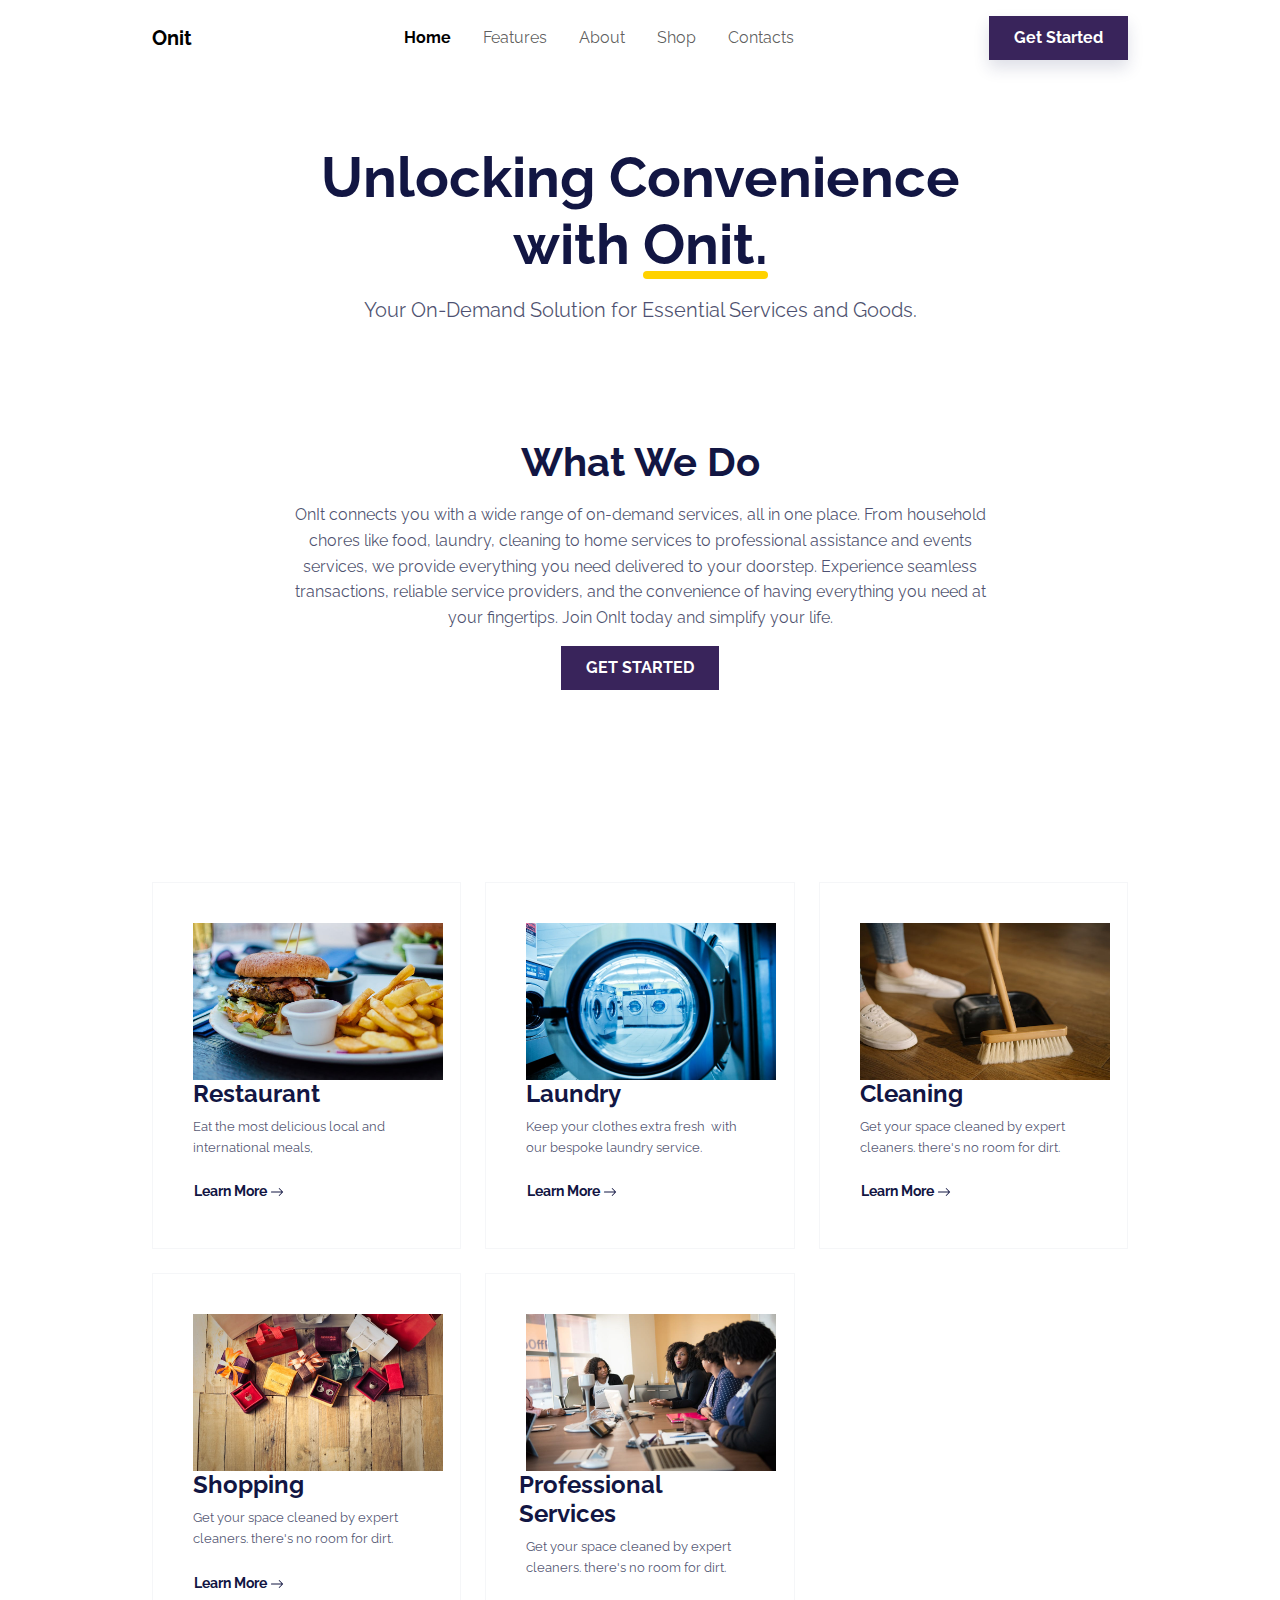
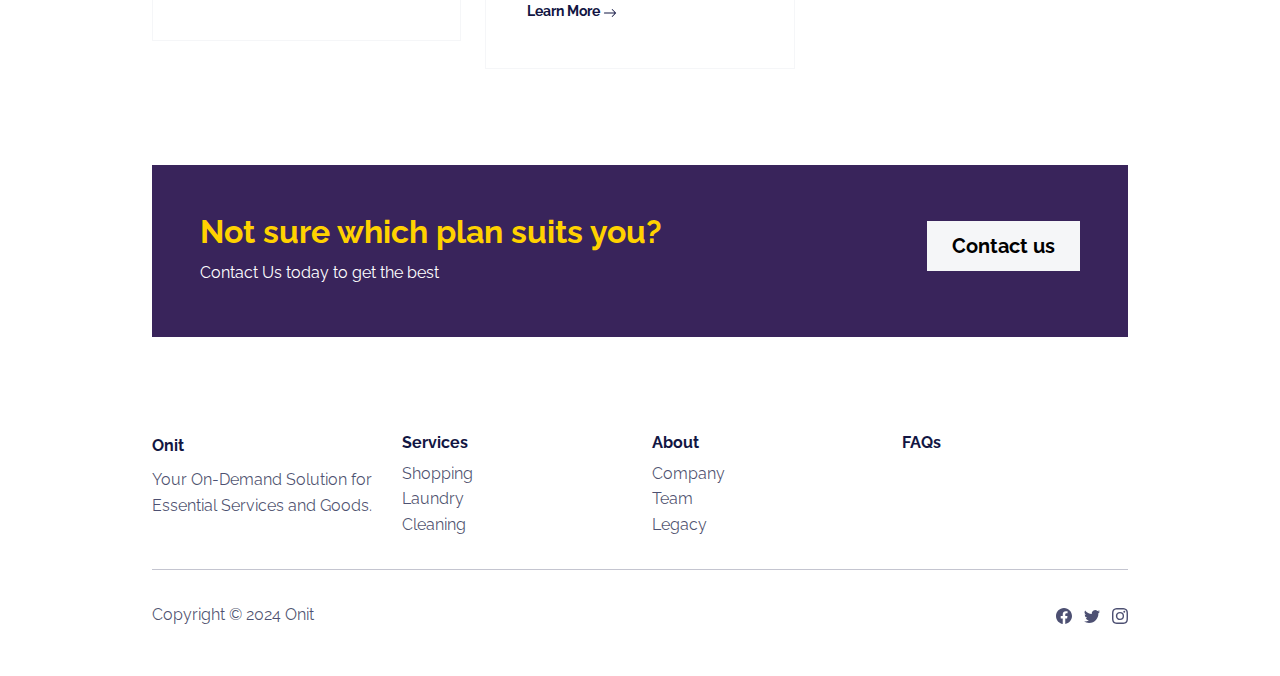
<file: index.html>
<!DOCTYPE html>
<html data-bs-theme="light" lang="en">

<head>
    <meta charset="utf-8">
    <meta name="viewport" content="width=device-width, initial-scale=1.0, shrink-to-fit=no">
    <title>Home - Onit</title>
    <link rel="stylesheet" href="assets/bootstrap/css/bootstrap.min.css">
    <link rel="stylesheet" href="https://fonts.googleapis.com/css?family=Raleway:300italic,400italic,600italic,700italic,800italic,400,300,600,700,800&amp;display=swap">
    <link rel="stylesheet" href="assets/css/bs-theme-overrides.css">
</head>

<body>
    <nav class="navbar navbar-expand-md fixed-top navbar-shrink py-3 navbar-light" id="mainNav">
        <div class="container"><a class="navbar-brand d-flex align-items-center" href="/"><span>Onit</span></a><button data-bs-toggle="collapse" class="navbar-toggler" data-bs-target="#navcol-1"><span class="visually-hidden">Toggle navigation</span><span class="navbar-toggler-icon"></span></button>
            <div class="collapse navbar-collapse" id="navcol-1">
                <ul class="navbar-nav mx-auto">
                    <li class="nav-item"><a class="nav-link active" href="index.html">Home</a></li>
                    <li class="nav-item"><a class="nav-link" href="features.html">Features</a></li>
                    <li class="nav-item"><a class="nav-link" href="integrations.html">About</a></li>
                    <li class="nav-item"><a class="nav-link" href="pricing.html">Shop</a></li>
                    <li class="nav-item"><a class="nav-link" href="contacts.html">Contacts</a></li>
                </ul><a class="btn btn-primary shadow" role="button" href="signup.html">Get Started</a>
            </div>
        </div>
    </nav>
    <header class="pt-5">
        <div class="container pt-4 pt-xl-5">
            <div class="row pt-5">
                <div class="col-md-8 text-center text-md-start mx-auto">
                    <div class="text-center">
                        <h1 class="display-4 fw-bold mb-3">Unlocking Convenience with&nbsp;<span class="underline">Onit.</span></h1>
                        <p class="fs-5 text-muted mb-3">Your On-Demand Solution for Essential Services and Goods.</p>
                    </div>
                </div>
            </div>
        </div>
    </header>
    <section class="py-5">
        <div class="container py-4 py-xl-5">
            <div class="row mb-5">
                <div class="col-md-10 col-lg-10 col-xl-9 text-center mx-auto">
                    <h2 class="display-6 fw-bold mb-3">What We Do</h2>
                    <p class="text-muted"> OnIt connects you with a wide range of on-demand services, all in one place. From household chores like food, laundry, cleaning to home services to professional assistance and events services, we provide everything you need delivered to your doorstep. Experience seamless transactions, reliable service providers, and the convenience of having everything you need at your fingertips. Join OnIt today and simplify your life.</p><button class="btn btn-primary" type="submit">GET STARTED</button>
                </div>
            </div>
        </div>
    </section>
    <section>
        <div class="container py-4 py-xl-5">
            <div class="row gy-4 row-cols-1 row-cols-md-2 row-cols-lg-3">
                <div class="col">
                    <div class="card border-light border-1 d-flex justify-content-center p-4">
                        <div class="card-body"><img alt="Fries and Burger on Plate" width="250" height="157" src="assets/img/pexels-photo-70497-1.jpeg">
                            <div>
                                <h4 class="fw-bold">Restaurant</h4>
                                <p class="text-muted" style="font-size: small;">Eat the most delicious local and international meals,</p><button class="btn btn-sm px-0" type="button">Learn More&nbsp;<svg xmlns="http://www.w3.org/2000/svg" width="1em" height="1em" fill="currentColor" viewBox="0 0 16 16" class="bi bi-arrow-right">
                                        <path fill-rule="evenodd" d="M1 8a.5.5 0 0 1 .5-.5h11.793l-3.147-3.146a.5.5 0 0 1 .708-.708l4 4a.5.5 0 0 1 0 .708l-4 4a.5.5 0 0 1-.708-.708L13.293 8.5H1.5A.5.5 0 0 1 1 8"></path>
                                    </svg><br></button>
                            </div>
                        </div>
                    </div>
                </div>
                <div class="col">
                    <div class="card border-light border-1 d-flex justify-content-center p-4">
                        <div class="card-body"><img alt="Front Load Washing Machines in Coin Laundry" width="250" height="157" src="assets/img/pexels-photo-4700611.jpeg">
                            <div>
                                <h4 class="fw-bold">Laundry</h4>
                                <p class="text-muted" style="font-size: small;">Keep your clothes extra fresh&nbsp; with our bespoke laundry service.</p><button class="btn btn-sm px-0" type="button">Learn More&nbsp;<svg xmlns="http://www.w3.org/2000/svg" width="1em" height="1em" fill="currentColor" viewBox="0 0 16 16" class="bi bi-arrow-right">
                                        <path fill-rule="evenodd" d="M1 8a.5.5 0 0 1 .5-.5h11.793l-3.147-3.146a.5.5 0 0 1 .708-.708l4 4a.5.5 0 0 1 0 .708l-4 4a.5.5 0 0 1-.708-.708L13.293 8.5H1.5A.5.5 0 0 1 1 8"></path>
                                    </svg><br></button>
                            </div>
                        </div>
                    </div>
                </div>
                <div class="col">
                    <div class="card border-light border-1 d-flex justify-content-center p-4">
                        <div class="card-body"><img alt="Person Wearing White Pants and White Socks Standing Beside Brown Broom" width="250" height="157" src="assets/img/pexels-photo-4108715.jpeg">
                            <div>
                                <h4 class="fw-bold">Cleaning</h4>
                                <p class="text-muted" style="font-size: small;">Get your space cleaned by expert cleaners. there's no room for dirt.</p><button class="btn btn-sm px-0" type="button">Learn More&nbsp;<svg xmlns="http://www.w3.org/2000/svg" width="1em" height="1em" fill="currentColor" viewBox="0 0 16 16" class="bi bi-arrow-right">
                                        <path fill-rule="evenodd" d="M1 8a.5.5 0 0 1 .5-.5h11.793l-3.147-3.146a.5.5 0 0 1 .708-.708l4 4a.5.5 0 0 1 0 .708l-4 4a.5.5 0 0 1-.708-.708L13.293 8.5H1.5A.5.5 0 0 1 1 8"></path>
                                    </svg><br></button>
                            </div>
                        </div>
                    </div>
                </div>
                <div class="col">
                    <div class="card border-light border-1 d-flex justify-content-center p-4">
                        <div class="card-body"><img alt="Assorted Gift Boxes on Brown Wooden Floor Surface" width="250" height="157" src="assets/img/pexels-photo-1050244.jpeg">
                            <div>
                                <h4 class="fw-bold">Shopping</h4>
                                <p class="text-muted" style="font-size: small;">Get your space cleaned by expert cleaners. there's no room for dirt.</p><button class="btn btn-sm px-0" type="button">Learn More&nbsp;<svg xmlns="http://www.w3.org/2000/svg" width="1em" height="1em" fill="currentColor" viewBox="0 0 16 16" class="bi bi-arrow-right">
                                        <path fill-rule="evenodd" d="M1 8a.5.5 0 0 1 .5-.5h11.793l-3.147-3.146a.5.5 0 0 1 .708-.708l4 4a.5.5 0 0 1 0 .708l-4 4a.5.5 0 0 1-.708-.708L13.293 8.5H1.5A.5.5 0 0 1 1 8"></path>
                                    </svg><br></button>
                            </div>
                        </div>
                    </div>
                </div>
                <div class="col">
                    <div class="card border-light border-1 d-flex justify-content-center p-4">
                        <div class="card-body"><img alt="Employees Gathered on a Conference Room " width="250" height="157" src="assets/img/pexels-photo-1181421.jpeg">
                            <div>
                                <h4 class="fw-bold" style="margin-left: -7px;margin-right: -7px;">Professional Services</h4>
                                <p class="text-muted" style="font-size: small;">Get your space cleaned by expert cleaners. there's no room for dirt.</p><button class="btn btn-sm px-0" type="button">Learn More&nbsp;<svg xmlns="http://www.w3.org/2000/svg" width="1em" height="1em" fill="currentColor" viewBox="0 0 16 16" class="bi bi-arrow-right">
                                        <path fill-rule="evenodd" d="M1 8a.5.5 0 0 1 .5-.5h11.793l-3.147-3.146a.5.5 0 0 1 .708-.708l4 4a.5.5 0 0 1 0 .708l-4 4a.5.5 0 0 1-.708-.708L13.293 8.5H1.5A.5.5 0 0 1 1 8"></path>
                                    </svg><br></button>
                            </div>
                        </div>
                    </div>
                </div>
            </div>
        </div>
    </section>
    <section class="py-4 py-xl-5">
        <div class="container">
            <div class="text-white bg-primary border rounded border-0 border-primary d-flex flex-column justify-content-between flex-lg-row p-4 p-md-5">
                <div class="pb-2 pb-lg-1">
                    <h2 class="fw-bold text-secondary mb-2">Not sure which plan suits you?</h2>
                    <p class="mb-0">Contact Us today to get the best</p>
                </div>
                <div class="my-2"><a class="btn btn-light fs-5 py-2 px-4" role="button" href="contacts.html">Contact us</a></div>
            </div>
        </div>
    </section>
    <footer>
        <div class="container py-4 py-lg-5">
            <div class="row row-cols-2 row-cols-md-4">
                <div class="col-12 col-md-3">
                    <div class="fw-bold d-flex align-items-center mb-2"><span>Onit</span></div>
                    <p class="text-muted">Your On-Demand Solution for Essential Services and Goods.</p>
                </div>
                <div class="col-sm-4 col-md-3 text-lg-start d-flex flex-column">
                    <h3 class="fs-6 fw-bold">Services</h3>
                    <ul class="list-unstyled">
                        <li><a href="#">Shopping</a></li>
                        <li><a href="#">Laundry</a></li>
                        <li><a href="#">Cleaning</a></li>
                    </ul>
                </div>
                <div class="col-sm-4 col-md-3 text-lg-start d-flex flex-column">
                    <h3 class="fs-6 fw-bold">About</h3>
                    <ul class="list-unstyled">
                        <li><a href="#">Company</a></li>
                        <li><a href="#">Team</a></li>
                        <li><a href="#">Legacy</a></li>
                    </ul>
                </div>
                <div class="col-sm-4 col-md-3 text-lg-start d-flex flex-column">
                    <h3 class="fs-6 fw-bold">FAQs</h3>
                    <ul class="list-unstyled">
                        <li></li>
                        <li></li>
                    </ul>
                </div>
            </div>
            <hr>
            <div class="text-muted d-flex justify-content-between align-items-center pt-3">
                <p class="mb-0">Copyright © 2024 Onit</p>
                <ul class="list-inline mb-0">
                    <li class="list-inline-item"><svg xmlns="http://www.w3.org/2000/svg" width="1em" height="1em" fill="currentColor" viewBox="0 0 16 16" class="bi bi-facebook">
                            <path d="M16 8.049c0-4.446-3.582-8.05-8-8.05C3.58 0-.002 3.603-.002 8.05c0 4.017 2.926 7.347 6.75 7.951v-5.625h-2.03V8.05H6.75V6.275c0-2.017 1.195-3.131 3.022-3.131.876 0 1.791.157 1.791.157v1.98h-1.009c-.993 0-1.303.621-1.303 1.258v1.51h2.218l-.354 2.326H9.25V16c3.824-.604 6.75-3.934 6.75-7.951"></path>
                        </svg></li>
                    <li class="list-inline-item"><svg xmlns="http://www.w3.org/2000/svg" width="1em" height="1em" fill="currentColor" viewBox="0 0 16 16" class="bi bi-twitter">
                            <path d="M5.026 15c6.038 0 9.341-5.003 9.341-9.334 0-.14 0-.282-.006-.422A6.685 6.685 0 0 0 16 3.542a6.658 6.658 0 0 1-1.889.518 3.301 3.301 0 0 0 1.447-1.817 6.533 6.533 0 0 1-2.087.793A3.286 3.286 0 0 0 7.875 6.03a9.325 9.325 0 0 1-6.767-3.429 3.289 3.289 0 0 0 1.018 4.382A3.323 3.323 0 0 1 .64 6.575v.045a3.288 3.288 0 0 0 2.632 3.218 3.203 3.203 0 0 1-.865.115 3.23 3.23 0 0 1-.614-.057 3.283 3.283 0 0 0 3.067 2.277A6.588 6.588 0 0 1 .78 13.58a6.32 6.32 0 0 1-.78-.045A9.344 9.344 0 0 0 5.026 15"></path>
                        </svg></li>
                    <li class="list-inline-item"><svg xmlns="http://www.w3.org/2000/svg" width="1em" height="1em" fill="currentColor" viewBox="0 0 16 16" class="bi bi-instagram">
                            <path d="M8 0C5.829 0 5.556.01 4.703.048 3.85.088 3.269.222 2.76.42a3.917 3.917 0 0 0-1.417.923A3.927 3.927 0 0 0 .42 2.76C.222 3.268.087 3.85.048 4.7.01 5.555 0 5.827 0 8.001c0 2.172.01 2.444.048 3.297.04.852.174 1.433.372 1.942.205.526.478.972.923 1.417.444.445.89.719 1.416.923.51.198 1.09.333 1.942.372C5.555 15.99 5.827 16 8 16s2.444-.01 3.298-.048c.851-.04 1.434-.174 1.943-.372a3.916 3.916 0 0 0 1.416-.923c.445-.445.718-.891.923-1.417.197-.509.332-1.09.372-1.942C15.99 10.445 16 10.173 16 8s-.01-2.445-.048-3.299c-.04-.851-.175-1.433-.372-1.941a3.926 3.926 0 0 0-.923-1.417A3.911 3.911 0 0 0 13.24.42c-.51-.198-1.092-.333-1.943-.372C10.443.01 10.172 0 7.998 0h.003zm-.717 1.442h.718c2.136 0 2.389.007 3.232.046.78.035 1.204.166 1.486.275.373.145.64.319.92.599.28.28.453.546.598.92.11.281.24.705.275 1.485.039.843.047 1.096.047 3.231s-.008 2.389-.047 3.232c-.035.78-.166 1.203-.275 1.485a2.47 2.47 0 0 1-.599.919c-.28.28-.546.453-.92.598-.28.11-.704.24-1.485.276-.843.038-1.096.047-3.232.047s-2.39-.009-3.233-.047c-.78-.036-1.203-.166-1.485-.276a2.478 2.478 0 0 1-.92-.598 2.48 2.48 0 0 1-.6-.92c-.109-.281-.24-.705-.275-1.485-.038-.843-.046-1.096-.046-3.233 0-2.136.008-2.388.046-3.231.036-.78.166-1.204.276-1.486.145-.373.319-.64.599-.92.28-.28.546-.453.92-.598.282-.11.705-.24 1.485-.276.738-.034 1.024-.044 2.515-.045v.002zm4.988 1.328a.96.96 0 1 0 0 1.92.96.96 0 0 0 0-1.92zm-4.27 1.122a4.109 4.109 0 1 0 0 8.217 4.109 4.109 0 0 0 0-8.217zm0 1.441a2.667 2.667 0 1 1 0 5.334 2.667 2.667 0 0 1 0-5.334"></path>
                        </svg></li>
                </ul>
            </div>
        </div>
    </footer>
    <script src="assets/bootstrap/js/bootstrap.min.js"></script>
    <script src="assets/js/startup-modern.js"></script>
</body>

</html>
</file>
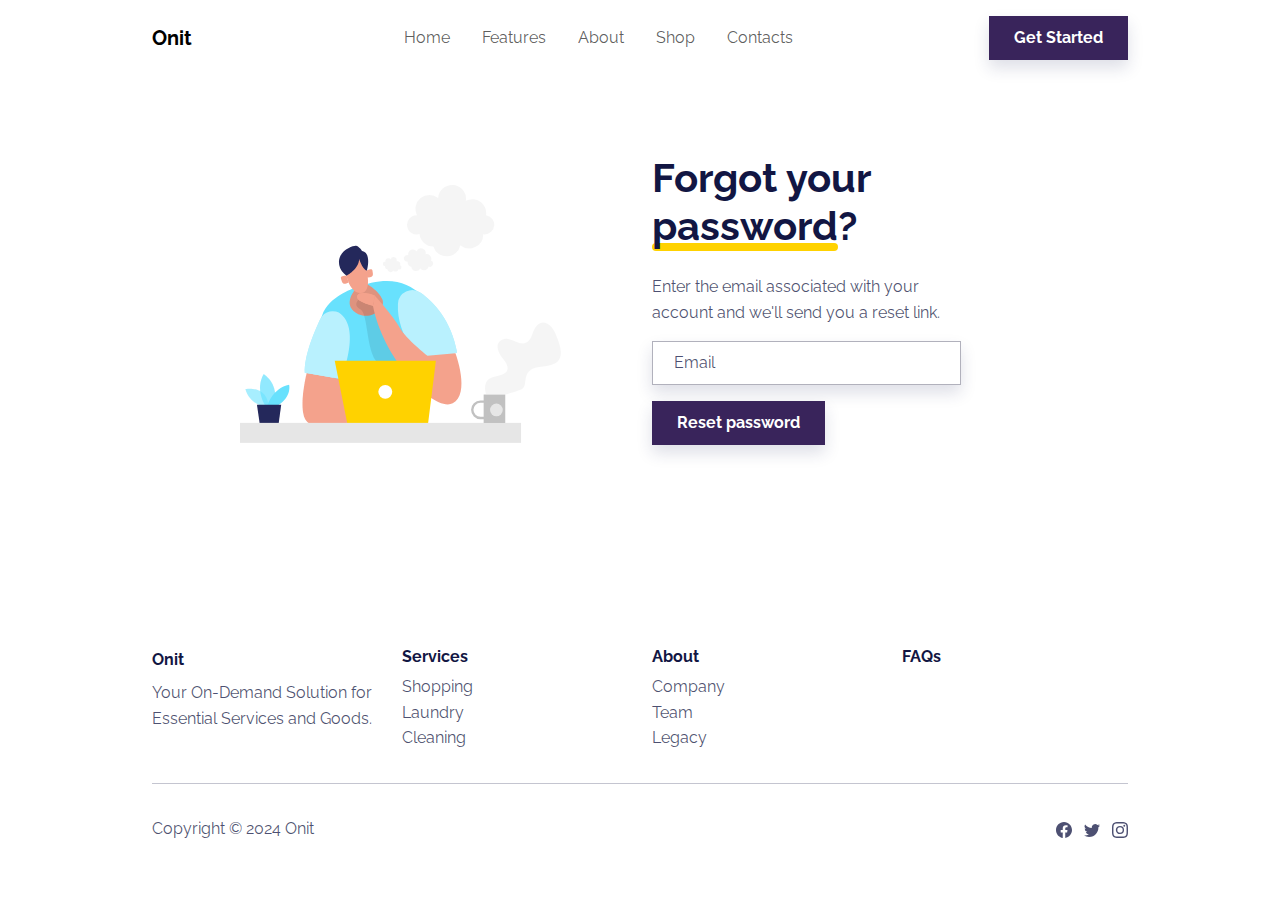
<file: forgotten-password.html>
<!DOCTYPE html>
<html data-bs-theme="light" lang="en">

<head>
    <meta charset="utf-8">
    <meta name="viewport" content="width=device-width, initial-scale=1.0, shrink-to-fit=no">
    <title>Forgotten Password - Onit</title>
    <link rel="stylesheet" href="assets/bootstrap/css/bootstrap.min.css">
    <link rel="stylesheet" href="https://fonts.googleapis.com/css?family=Raleway:300italic,400italic,600italic,700italic,800italic,400,300,600,700,800&amp;display=swap">
    <link rel="stylesheet" href="assets/css/bs-theme-overrides.css">
</head>

<body>
    <nav class="navbar navbar-expand-md fixed-top navbar-shrink py-3 navbar-light" id="mainNav">
        <div class="container"><a class="navbar-brand d-flex align-items-center" href="/"><span>Onit</span></a><button data-bs-toggle="collapse" class="navbar-toggler" data-bs-target="#navcol-1"><span class="visually-hidden">Toggle navigation</span><span class="navbar-toggler-icon"></span></button>
            <div class="collapse navbar-collapse" id="navcol-1">
                <ul class="navbar-nav mx-auto">
                    <li class="nav-item"><a class="nav-link" href="index.html">Home</a></li>
                    <li class="nav-item"><a class="nav-link" href="features.html">Features</a></li>
                    <li class="nav-item"><a class="nav-link" href="integrations.html">About</a></li>
                    <li class="nav-item"><a class="nav-link" href="pricing.html">Shop</a></li>
                    <li class="nav-item"><a class="nav-link" href="contacts.html">Contacts</a></li>
                </ul><a class="btn btn-primary shadow" role="button" href="signup.html">Get Started</a>
            </div>
        </div>
    </nav>
    <section class="py-4 py-md-5 mt-5">
        <div class="container py-md-5">
            <div class="row d-flex align-items-center">
                <div class="col-md-6 text-center"><img class="img-fluid w-100" src="assets/img/illustrations/desk.svg"></div>
                <div class="col-md-5 col-xl-4 text-center text-md-start">
                    <h2 class="display-6 fw-bold mb-4">Forgot your <span class="underline">password</span>?</h2>
                    <p class="text-muted">Enter the email associated with your account and we'll send you a reset link.</p>
                    <form method="post" data-bs-theme="light">
                        <div class="mb-3"><input class="shadow form-control" type="email" name="email" placeholder="Email"></div>
                        <div class="mb-5"><button class="btn btn-primary shadow" type="submit">Reset password</button></div>
                    </form>
                </div>
            </div>
        </div>
    </section>
    <footer>
        <div class="container py-4 py-lg-5">
            <div class="row row-cols-2 row-cols-md-4">
                <div class="col-12 col-md-3">
                    <div class="fw-bold d-flex align-items-center mb-2"><span>Onit</span></div>
                    <p class="text-muted">Your On-Demand Solution for Essential Services and Goods.</p>
                </div>
                <div class="col-sm-4 col-md-3 text-lg-start d-flex flex-column">
                    <h3 class="fs-6 fw-bold">Services</h3>
                    <ul class="list-unstyled">
                        <li><a href="#">Shopping</a></li>
                        <li><a href="#">Laundry</a></li>
                        <li><a href="#">Cleaning</a></li>
                    </ul>
                </div>
                <div class="col-sm-4 col-md-3 text-lg-start d-flex flex-column">
                    <h3 class="fs-6 fw-bold">About</h3>
                    <ul class="list-unstyled">
                        <li><a href="#">Company</a></li>
                        <li><a href="#">Team</a></li>
                        <li><a href="#">Legacy</a></li>
                    </ul>
                </div>
                <div class="col-sm-4 col-md-3 text-lg-start d-flex flex-column">
                    <h3 class="fs-6 fw-bold">FAQs</h3>
                    <ul class="list-unstyled">
                        <li></li>
                        <li></li>
                    </ul>
                </div>
            </div>
            <hr>
            <div class="text-muted d-flex justify-content-between align-items-center pt-3">
                <p class="mb-0">Copyright © 2024 Onit</p>
                <ul class="list-inline mb-0">
                    <li class="list-inline-item"><svg xmlns="http://www.w3.org/2000/svg" width="1em" height="1em" fill="currentColor" viewBox="0 0 16 16" class="bi bi-facebook">
                            <path d="M16 8.049c0-4.446-3.582-8.05-8-8.05C3.58 0-.002 3.603-.002 8.05c0 4.017 2.926 7.347 6.75 7.951v-5.625h-2.03V8.05H6.75V6.275c0-2.017 1.195-3.131 3.022-3.131.876 0 1.791.157 1.791.157v1.98h-1.009c-.993 0-1.303.621-1.303 1.258v1.51h2.218l-.354 2.326H9.25V16c3.824-.604 6.75-3.934 6.75-7.951"></path>
                        </svg></li>
                    <li class="list-inline-item"><svg xmlns="http://www.w3.org/2000/svg" width="1em" height="1em" fill="currentColor" viewBox="0 0 16 16" class="bi bi-twitter">
                            <path d="M5.026 15c6.038 0 9.341-5.003 9.341-9.334 0-.14 0-.282-.006-.422A6.685 6.685 0 0 0 16 3.542a6.658 6.658 0 0 1-1.889.518 3.301 3.301 0 0 0 1.447-1.817 6.533 6.533 0 0 1-2.087.793A3.286 3.286 0 0 0 7.875 6.03a9.325 9.325 0 0 1-6.767-3.429 3.289 3.289 0 0 0 1.018 4.382A3.323 3.323 0 0 1 .64 6.575v.045a3.288 3.288 0 0 0 2.632 3.218 3.203 3.203 0 0 1-.865.115 3.23 3.23 0 0 1-.614-.057 3.283 3.283 0 0 0 3.067 2.277A6.588 6.588 0 0 1 .78 13.58a6.32 6.32 0 0 1-.78-.045A9.344 9.344 0 0 0 5.026 15"></path>
                        </svg></li>
                    <li class="list-inline-item"><svg xmlns="http://www.w3.org/2000/svg" width="1em" height="1em" fill="currentColor" viewBox="0 0 16 16" class="bi bi-instagram">
                            <path d="M8 0C5.829 0 5.556.01 4.703.048 3.85.088 3.269.222 2.76.42a3.917 3.917 0 0 0-1.417.923A3.927 3.927 0 0 0 .42 2.76C.222 3.268.087 3.85.048 4.7.01 5.555 0 5.827 0 8.001c0 2.172.01 2.444.048 3.297.04.852.174 1.433.372 1.942.205.526.478.972.923 1.417.444.445.89.719 1.416.923.51.198 1.09.333 1.942.372C5.555 15.99 5.827 16 8 16s2.444-.01 3.298-.048c.851-.04 1.434-.174 1.943-.372a3.916 3.916 0 0 0 1.416-.923c.445-.445.718-.891.923-1.417.197-.509.332-1.09.372-1.942C15.99 10.445 16 10.173 16 8s-.01-2.445-.048-3.299c-.04-.851-.175-1.433-.372-1.941a3.926 3.926 0 0 0-.923-1.417A3.911 3.911 0 0 0 13.24.42c-.51-.198-1.092-.333-1.943-.372C10.443.01 10.172 0 7.998 0h.003zm-.717 1.442h.718c2.136 0 2.389.007 3.232.046.78.035 1.204.166 1.486.275.373.145.64.319.92.599.28.28.453.546.598.92.11.281.24.705.275 1.485.039.843.047 1.096.047 3.231s-.008 2.389-.047 3.232c-.035.78-.166 1.203-.275 1.485a2.47 2.47 0 0 1-.599.919c-.28.28-.546.453-.92.598-.28.11-.704.24-1.485.276-.843.038-1.096.047-3.232.047s-2.39-.009-3.233-.047c-.78-.036-1.203-.166-1.485-.276a2.478 2.478 0 0 1-.92-.598 2.48 2.48 0 0 1-.6-.92c-.109-.281-.24-.705-.275-1.485-.038-.843-.046-1.096-.046-3.233 0-2.136.008-2.388.046-3.231.036-.78.166-1.204.276-1.486.145-.373.319-.64.599-.92.28-.28.546-.453.92-.598.282-.11.705-.24 1.485-.276.738-.034 1.024-.044 2.515-.045v.002zm4.988 1.328a.96.96 0 1 0 0 1.92.96.96 0 0 0 0-1.92zm-4.27 1.122a4.109 4.109 0 1 0 0 8.217 4.109 4.109 0 0 0 0-8.217zm0 1.441a2.667 2.667 0 1 1 0 5.334 2.667 2.667 0 0 1 0-5.334"></path>
                        </svg></li>
                </ul>
            </div>
        </div>
    </footer>
    <script src="assets/bootstrap/js/bootstrap.min.js"></script>
    <script src="assets/js/startup-modern.js"></script>
</body>

</html>
</file>
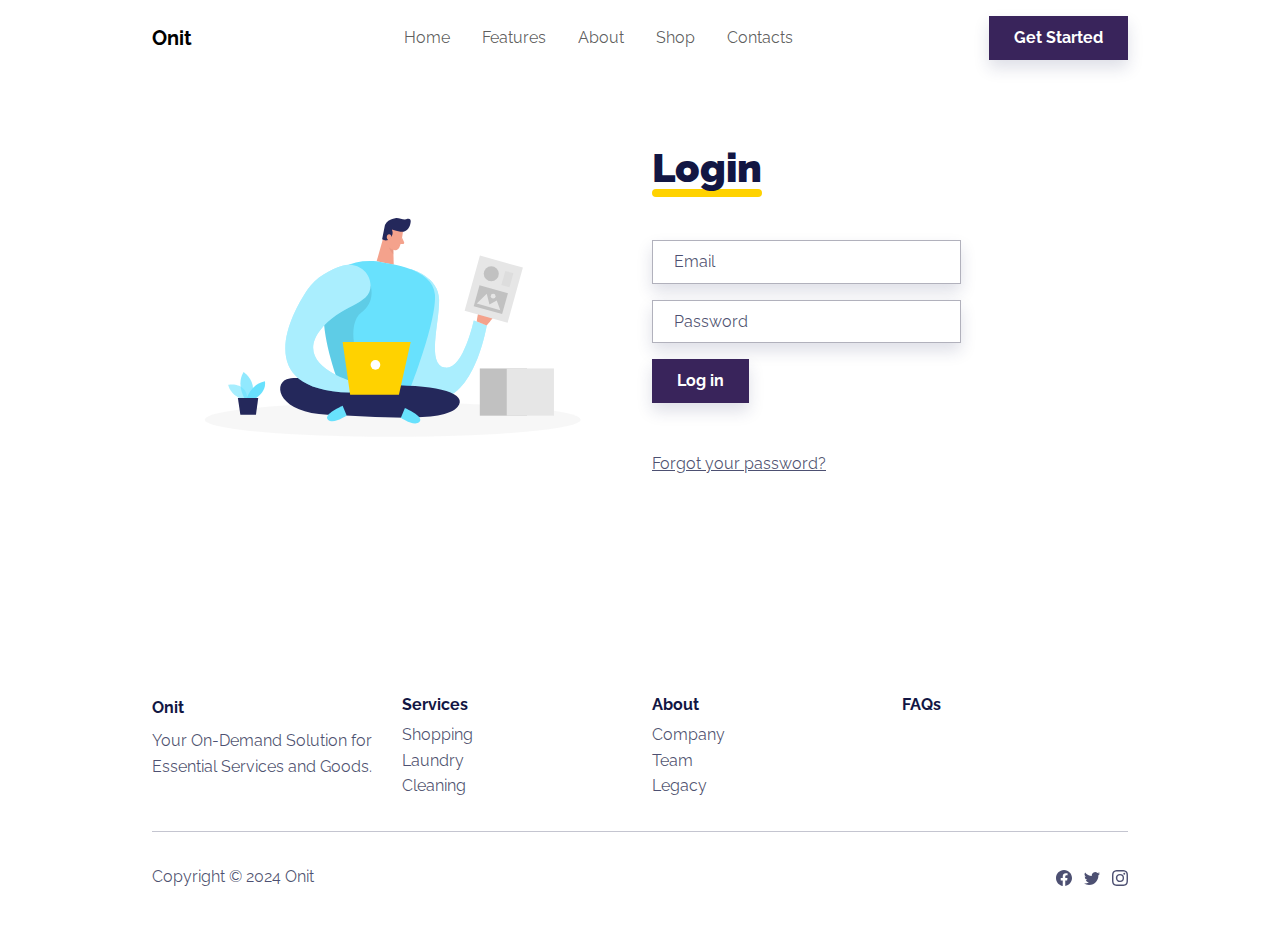
<file: login.html>
<!DOCTYPE html>
<html data-bs-theme="light" lang="en">

<head>
    <meta charset="utf-8">
    <meta name="viewport" content="width=device-width, initial-scale=1.0, shrink-to-fit=no">
    <title>Log in - Onit</title>
    <link rel="stylesheet" href="assets/bootstrap/css/bootstrap.min.css">
    <link rel="stylesheet" href="https://fonts.googleapis.com/css?family=Raleway:300italic,400italic,600italic,700italic,800italic,400,300,600,700,800&amp;display=swap">
    <link rel="stylesheet" href="assets/css/bs-theme-overrides.css">
</head>

<body>
    <nav class="navbar navbar-expand-md fixed-top navbar-shrink py-3 navbar-light" id="mainNav">
        <div class="container"><a class="navbar-brand d-flex align-items-center" href="/"><span>Onit</span></a><button data-bs-toggle="collapse" class="navbar-toggler" data-bs-target="#navcol-1"><span class="visually-hidden">Toggle navigation</span><span class="navbar-toggler-icon"></span></button>
            <div class="collapse navbar-collapse" id="navcol-1">
                <ul class="navbar-nav mx-auto">
                    <li class="nav-item"><a class="nav-link" href="index.html">Home</a></li>
                    <li class="nav-item"><a class="nav-link" href="features.html">Features</a></li>
                    <li class="nav-item"><a class="nav-link" href="integrations.html">About</a></li>
                    <li class="nav-item"><a class="nav-link" href="pricing.html">Shop</a></li>
                    <li class="nav-item"><a class="nav-link" href="contacts.html">Contacts</a></li>
                </ul><a class="btn btn-primary shadow" role="button" href="signup.html">Get Started</a>
            </div>
        </div>
    </nav>
    <section class="py-4 py-md-5 my-5">
        <div class="container py-md-5">
            <div class="row">
                <div class="col-md-6 text-center"><img class="img-fluid w-100" src="assets/img/illustrations/login.svg"></div>
                <div class="col-md-5 col-xl-4 text-center text-md-start">
                    <h2 class="display-6 fw-bold mb-5"><span class="underline pb-1"><strong>Login</strong><br></span></h2>
                    <form method="post" data-bs-theme="light">
                        <div class="mb-3"><input class="shadow form-control" type="email" name="email" placeholder="Email"></div>
                        <div class="mb-3"><input class="shadow form-control" type="password" name="password" placeholder="Password"></div>
                        <div class="mb-5"><button class="btn btn-primary shadow" type="submit">Log in</button></div>
                    </form>
                    <p class="text-muted"><a href="forgotten-password.html">Forgot your password?</a></p>
                </div>
            </div>
        </div>
    </section>
    <footer>
        <div class="container py-4 py-lg-5">
            <div class="row row-cols-2 row-cols-md-4">
                <div class="col-12 col-md-3">
                    <div class="fw-bold d-flex align-items-center mb-2"><span>Onit</span></div>
                    <p class="text-muted">Your On-Demand Solution for Essential Services and Goods.</p>
                </div>
                <div class="col-sm-4 col-md-3 text-lg-start d-flex flex-column">
                    <h3 class="fs-6 fw-bold">Services</h3>
                    <ul class="list-unstyled">
                        <li><a href="#">Shopping</a></li>
                        <li><a href="#">Laundry</a></li>
                        <li><a href="#">Cleaning</a></li>
                    </ul>
                </div>
                <div class="col-sm-4 col-md-3 text-lg-start d-flex flex-column">
                    <h3 class="fs-6 fw-bold">About</h3>
                    <ul class="list-unstyled">
                        <li><a href="#">Company</a></li>
                        <li><a href="#">Team</a></li>
                        <li><a href="#">Legacy</a></li>
                    </ul>
                </div>
                <div class="col-sm-4 col-md-3 text-lg-start d-flex flex-column">
                    <h3 class="fs-6 fw-bold">FAQs</h3>
                    <ul class="list-unstyled">
                        <li></li>
                        <li></li>
                    </ul>
                </div>
            </div>
            <hr>
            <div class="text-muted d-flex justify-content-between align-items-center pt-3">
                <p class="mb-0">Copyright © 2024 Onit</p>
                <ul class="list-inline mb-0">
                    <li class="list-inline-item"><svg xmlns="http://www.w3.org/2000/svg" width="1em" height="1em" fill="currentColor" viewBox="0 0 16 16" class="bi bi-facebook">
                            <path d="M16 8.049c0-4.446-3.582-8.05-8-8.05C3.58 0-.002 3.603-.002 8.05c0 4.017 2.926 7.347 6.75 7.951v-5.625h-2.03V8.05H6.75V6.275c0-2.017 1.195-3.131 3.022-3.131.876 0 1.791.157 1.791.157v1.98h-1.009c-.993 0-1.303.621-1.303 1.258v1.51h2.218l-.354 2.326H9.25V16c3.824-.604 6.75-3.934 6.75-7.951"></path>
                        </svg></li>
                    <li class="list-inline-item"><svg xmlns="http://www.w3.org/2000/svg" width="1em" height="1em" fill="currentColor" viewBox="0 0 16 16" class="bi bi-twitter">
                            <path d="M5.026 15c6.038 0 9.341-5.003 9.341-9.334 0-.14 0-.282-.006-.422A6.685 6.685 0 0 0 16 3.542a6.658 6.658 0 0 1-1.889.518 3.301 3.301 0 0 0 1.447-1.817 6.533 6.533 0 0 1-2.087.793A3.286 3.286 0 0 0 7.875 6.03a9.325 9.325 0 0 1-6.767-3.429 3.289 3.289 0 0 0 1.018 4.382A3.323 3.323 0 0 1 .64 6.575v.045a3.288 3.288 0 0 0 2.632 3.218 3.203 3.203 0 0 1-.865.115 3.23 3.23 0 0 1-.614-.057 3.283 3.283 0 0 0 3.067 2.277A6.588 6.588 0 0 1 .78 13.58a6.32 6.32 0 0 1-.78-.045A9.344 9.344 0 0 0 5.026 15"></path>
                        </svg></li>
                    <li class="list-inline-item"><svg xmlns="http://www.w3.org/2000/svg" width="1em" height="1em" fill="currentColor" viewBox="0 0 16 16" class="bi bi-instagram">
                            <path d="M8 0C5.829 0 5.556.01 4.703.048 3.85.088 3.269.222 2.76.42a3.917 3.917 0 0 0-1.417.923A3.927 3.927 0 0 0 .42 2.76C.222 3.268.087 3.85.048 4.7.01 5.555 0 5.827 0 8.001c0 2.172.01 2.444.048 3.297.04.852.174 1.433.372 1.942.205.526.478.972.923 1.417.444.445.89.719 1.416.923.51.198 1.09.333 1.942.372C5.555 15.99 5.827 16 8 16s2.444-.01 3.298-.048c.851-.04 1.434-.174 1.943-.372a3.916 3.916 0 0 0 1.416-.923c.445-.445.718-.891.923-1.417.197-.509.332-1.09.372-1.942C15.99 10.445 16 10.173 16 8s-.01-2.445-.048-3.299c-.04-.851-.175-1.433-.372-1.941a3.926 3.926 0 0 0-.923-1.417A3.911 3.911 0 0 0 13.24.42c-.51-.198-1.092-.333-1.943-.372C10.443.01 10.172 0 7.998 0h.003zm-.717 1.442h.718c2.136 0 2.389.007 3.232.046.78.035 1.204.166 1.486.275.373.145.64.319.92.599.28.28.453.546.598.92.11.281.24.705.275 1.485.039.843.047 1.096.047 3.231s-.008 2.389-.047 3.232c-.035.78-.166 1.203-.275 1.485a2.47 2.47 0 0 1-.599.919c-.28.28-.546.453-.92.598-.28.11-.704.24-1.485.276-.843.038-1.096.047-3.232.047s-2.39-.009-3.233-.047c-.78-.036-1.203-.166-1.485-.276a2.478 2.478 0 0 1-.92-.598 2.48 2.48 0 0 1-.6-.92c-.109-.281-.24-.705-.275-1.485-.038-.843-.046-1.096-.046-3.233 0-2.136.008-2.388.046-3.231.036-.78.166-1.204.276-1.486.145-.373.319-.64.599-.92.28-.28.546-.453.92-.598.282-.11.705-.24 1.485-.276.738-.034 1.024-.044 2.515-.045v.002zm4.988 1.328a.96.96 0 1 0 0 1.92.96.96 0 0 0 0-1.92zm-4.27 1.122a4.109 4.109 0 1 0 0 8.217 4.109 4.109 0 0 0 0-8.217zm0 1.441a2.667 2.667 0 1 1 0 5.334 2.667 2.667 0 0 1 0-5.334"></path>
                        </svg></li>
                </ul>
            </div>
        </div>
    </footer>
    <script src="assets/bootstrap/js/bootstrap.min.js"></script>
    <script src="assets/js/startup-modern.js"></script>
</body>

</html>
</file>
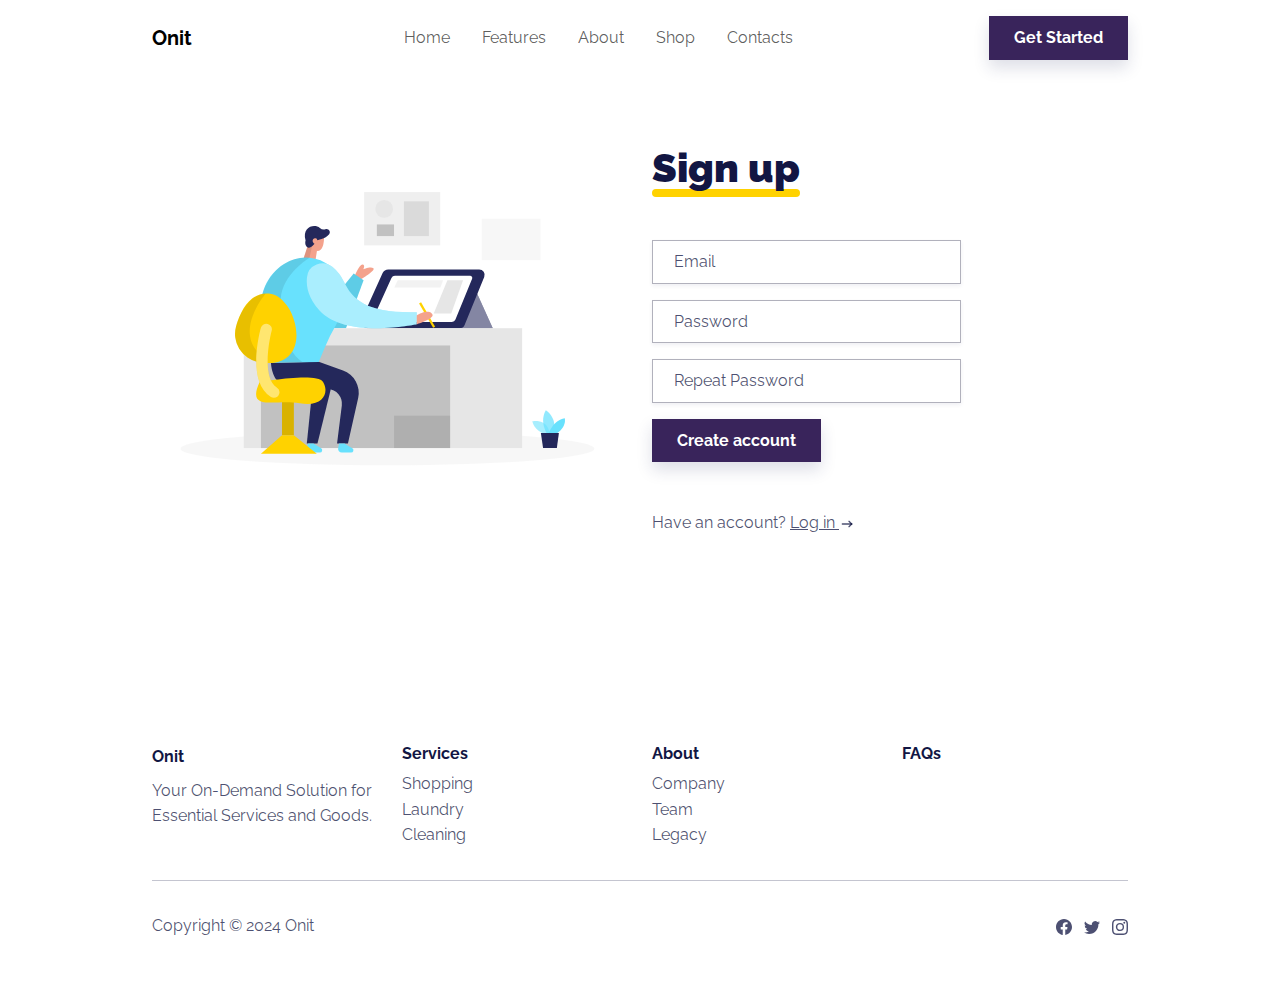
<file: signup.html>
<!DOCTYPE html>
<html data-bs-theme="light" lang="en">

<head>
    <meta charset="utf-8">
    <meta name="viewport" content="width=device-width, initial-scale=1.0, shrink-to-fit=no">
    <title>Sign up - Onit</title>
    <link rel="stylesheet" href="assets/bootstrap/css/bootstrap.min.css">
    <link rel="stylesheet" href="https://fonts.googleapis.com/css?family=Raleway:300italic,400italic,600italic,700italic,800italic,400,300,600,700,800&amp;display=swap">
    <link rel="stylesheet" href="assets/css/bs-theme-overrides.css">
</head>

<body>
    <nav class="navbar navbar-expand-md fixed-top navbar-shrink py-3 navbar-light" id="mainNav">
        <div class="container"><a class="navbar-brand d-flex align-items-center" href="/"><span>Onit</span></a><button data-bs-toggle="collapse" class="navbar-toggler" data-bs-target="#navcol-1"><span class="visually-hidden">Toggle navigation</span><span class="navbar-toggler-icon"></span></button>
            <div class="collapse navbar-collapse" id="navcol-1">
                <ul class="navbar-nav mx-auto">
                    <li class="nav-item"><a class="nav-link" href="index.html">Home</a></li>
                    <li class="nav-item"><a class="nav-link" href="features.html">Features</a></li>
                    <li class="nav-item"><a class="nav-link" href="integrations.html">About</a></li>
                    <li class="nav-item"><a class="nav-link" href="pricing.html">Shop</a></li>
                    <li class="nav-item"><a class="nav-link" href="contacts.html">Contacts</a></li>
                </ul><a class="btn btn-primary shadow" role="button" href="signup.html">Get Started</a>
            </div>
        </div>
    </nav>
    <section class="py-4 py-md-5 my-5">
        <div class="container py-md-5">
            <div class="row">
                <div class="col-md-6 text-center"><img class="img-fluid w-100" src="assets/img/illustrations/register.svg"></div>
                <div class="col-md-5 col-xl-4 text-center text-md-start">
                    <h2 class="display-6 fw-bold mb-5"><span class="underline pb-1"><strong>Sign up</strong></span></h2>
                    <form method="post" data-bs-theme="light">
                        <div class="mb-3"><input class="shadow-sm form-control" type="email" name="email" placeholder="Email"></div>
                        <div class="mb-3"><input class="shadow-sm form-control" type="password" name="password" placeholder="Password"></div>
                        <div class="mb-3"><input class="shadow-sm form-control" type="password" name="password_repeat" placeholder="Repeat Password"></div>
                        <div class="mb-5"><button class="btn btn-primary shadow" type="submit">Create account</button></div>
                    </form>
                    <p class="text-muted">Have an account? <a href="login.html">Log in&nbsp;<svg xmlns="http://www.w3.org/2000/svg" width="1em" height="1em" viewBox="0 0 24 24" stroke-width="2" stroke="currentColor" fill="none" stroke-linecap="round" stroke-linejoin="round" class="icon icon-tabler icon-tabler-arrow-narrow-right">
                                <path stroke="none" d="M0 0h24v24H0z" fill="none"></path>
                                <path d="M5 12l14 0"></path>
                                <path d="M15 16l4 -4"></path>
                                <path d="M15 8l4 4"></path>
                            </svg></a>&nbsp;</p>
                </div>
            </div>
        </div>
    </section>
    <footer>
        <div class="container py-4 py-lg-5">
            <div class="row row-cols-2 row-cols-md-4">
                <div class="col-12 col-md-3">
                    <div class="fw-bold d-flex align-items-center mb-2"><span>Onit</span></div>
                    <p class="text-muted">Your On-Demand Solution for Essential Services and Goods.</p>
                </div>
                <div class="col-sm-4 col-md-3 text-lg-start d-flex flex-column">
                    <h3 class="fs-6 fw-bold">Services</h3>
                    <ul class="list-unstyled">
                        <li><a href="#">Shopping</a></li>
                        <li><a href="#">Laundry</a></li>
                        <li><a href="#">Cleaning</a></li>
                    </ul>
                </div>
                <div class="col-sm-4 col-md-3 text-lg-start d-flex flex-column">
                    <h3 class="fs-6 fw-bold">About</h3>
                    <ul class="list-unstyled">
                        <li><a href="#">Company</a></li>
                        <li><a href="#">Team</a></li>
                        <li><a href="#">Legacy</a></li>
                    </ul>
                </div>
                <div class="col-sm-4 col-md-3 text-lg-start d-flex flex-column">
                    <h3 class="fs-6 fw-bold">FAQs</h3>
                    <ul class="list-unstyled">
                        <li></li>
                        <li></li>
                    </ul>
                </div>
            </div>
            <hr>
            <div class="text-muted d-flex justify-content-between align-items-center pt-3">
                <p class="mb-0">Copyright © 2024 Onit</p>
                <ul class="list-inline mb-0">
                    <li class="list-inline-item"><svg xmlns="http://www.w3.org/2000/svg" width="1em" height="1em" fill="currentColor" viewBox="0 0 16 16" class="bi bi-facebook">
                            <path d="M16 8.049c0-4.446-3.582-8.05-8-8.05C3.58 0-.002 3.603-.002 8.05c0 4.017 2.926 7.347 6.75 7.951v-5.625h-2.03V8.05H6.75V6.275c0-2.017 1.195-3.131 3.022-3.131.876 0 1.791.157 1.791.157v1.98h-1.009c-.993 0-1.303.621-1.303 1.258v1.51h2.218l-.354 2.326H9.25V16c3.824-.604 6.75-3.934 6.75-7.951"></path>
                        </svg></li>
                    <li class="list-inline-item"><svg xmlns="http://www.w3.org/2000/svg" width="1em" height="1em" fill="currentColor" viewBox="0 0 16 16" class="bi bi-twitter">
                            <path d="M5.026 15c6.038 0 9.341-5.003 9.341-9.334 0-.14 0-.282-.006-.422A6.685 6.685 0 0 0 16 3.542a6.658 6.658 0 0 1-1.889.518 3.301 3.301 0 0 0 1.447-1.817 6.533 6.533 0 0 1-2.087.793A3.286 3.286 0 0 0 7.875 6.03a9.325 9.325 0 0 1-6.767-3.429 3.289 3.289 0 0 0 1.018 4.382A3.323 3.323 0 0 1 .64 6.575v.045a3.288 3.288 0 0 0 2.632 3.218 3.203 3.203 0 0 1-.865.115 3.23 3.23 0 0 1-.614-.057 3.283 3.283 0 0 0 3.067 2.277A6.588 6.588 0 0 1 .78 13.58a6.32 6.32 0 0 1-.78-.045A9.344 9.344 0 0 0 5.026 15"></path>
                        </svg></li>
                    <li class="list-inline-item"><svg xmlns="http://www.w3.org/2000/svg" width="1em" height="1em" fill="currentColor" viewBox="0 0 16 16" class="bi bi-instagram">
                            <path d="M8 0C5.829 0 5.556.01 4.703.048 3.85.088 3.269.222 2.76.42a3.917 3.917 0 0 0-1.417.923A3.927 3.927 0 0 0 .42 2.76C.222 3.268.087 3.85.048 4.7.01 5.555 0 5.827 0 8.001c0 2.172.01 2.444.048 3.297.04.852.174 1.433.372 1.942.205.526.478.972.923 1.417.444.445.89.719 1.416.923.51.198 1.09.333 1.942.372C5.555 15.99 5.827 16 8 16s2.444-.01 3.298-.048c.851-.04 1.434-.174 1.943-.372a3.916 3.916 0 0 0 1.416-.923c.445-.445.718-.891.923-1.417.197-.509.332-1.09.372-1.942C15.99 10.445 16 10.173 16 8s-.01-2.445-.048-3.299c-.04-.851-.175-1.433-.372-1.941a3.926 3.926 0 0 0-.923-1.417A3.911 3.911 0 0 0 13.24.42c-.51-.198-1.092-.333-1.943-.372C10.443.01 10.172 0 7.998 0h.003zm-.717 1.442h.718c2.136 0 2.389.007 3.232.046.78.035 1.204.166 1.486.275.373.145.64.319.92.599.28.28.453.546.598.92.11.281.24.705.275 1.485.039.843.047 1.096.047 3.231s-.008 2.389-.047 3.232c-.035.78-.166 1.203-.275 1.485a2.47 2.47 0 0 1-.599.919c-.28.28-.546.453-.92.598-.28.11-.704.24-1.485.276-.843.038-1.096.047-3.232.047s-2.39-.009-3.233-.047c-.78-.036-1.203-.166-1.485-.276a2.478 2.478 0 0 1-.92-.598 2.48 2.48 0 0 1-.6-.92c-.109-.281-.24-.705-.275-1.485-.038-.843-.046-1.096-.046-3.233 0-2.136.008-2.388.046-3.231.036-.78.166-1.204.276-1.486.145-.373.319-.64.599-.92.28-.28.546-.453.92-.598.282-.11.705-.24 1.485-.276.738-.034 1.024-.044 2.515-.045v.002zm4.988 1.328a.96.96 0 1 0 0 1.92.96.96 0 0 0 0-1.92zm-4.27 1.122a4.109 4.109 0 1 0 0 8.217 4.109 4.109 0 0 0 0-8.217zm0 1.441a2.667 2.667 0 1 1 0 5.334 2.667 2.667 0 0 1 0-5.334"></path>
                        </svg></li>
                </ul>
            </div>
        </div>
    </footer>
    <script src="assets/bootstrap/js/bootstrap.min.js"></script>
    <script src="assets/js/startup-modern.js"></script>
</body>

</html>
</file>
<file: assets/css/bs-theme-overrides.css>
:root, [data-bs-theme=light] {
  --bs-primary: #39245b;
  --bs-primary-rgb: 57,36,91;
  --bs-primary-text-emphasis: #170E24;
  --bs-primary-bg-subtle: #D7D3DE;
  --bs-primary-border-subtle: #B0A7BD;
}

.btn-primary {
  --bs-btn-color: #fff;
  --bs-btn-bg: #39245b;
  --bs-btn-border-color: #39245b;
  --bs-btn-hover-color: #fff;
  --bs-btn-hover-bg: #301F4D;
  --bs-btn-hover-border-color: #2E1D49;
  --bs-btn-focus-shadow-rgb: 225,222,230;
  --bs-btn-active-color: #fff;
  --bs-btn-active-bg: #2E1D49;
  --bs-btn-active-border-color: #2B1B44;
  --bs-btn-disabled-color: #fff;
  --bs-btn-disabled-bg: #39245b;
  --bs-btn-disabled-border-color: #39245b;
}

.btn-outline-primary {
  --bs-btn-color: #39245b;
  --bs-btn-border-color: #39245b;
  --bs-btn-focus-shadow-rgb: 57,36,91;
  --bs-btn-hover-color: #fff;
  --bs-btn-hover-bg: #39245b;
  --bs-btn-hover-border-color: #39245b;
  --bs-btn-active-color: #fff;
  --bs-btn-active-bg: #39245b;
  --bs-btn-active-border-color: #39245b;
  --bs-btn-disabled-color: #39245b;
  --bs-btn-disabled-bg: transparent;
  --bs-btn-disabled-border-color: #39245b;
}
</file>
